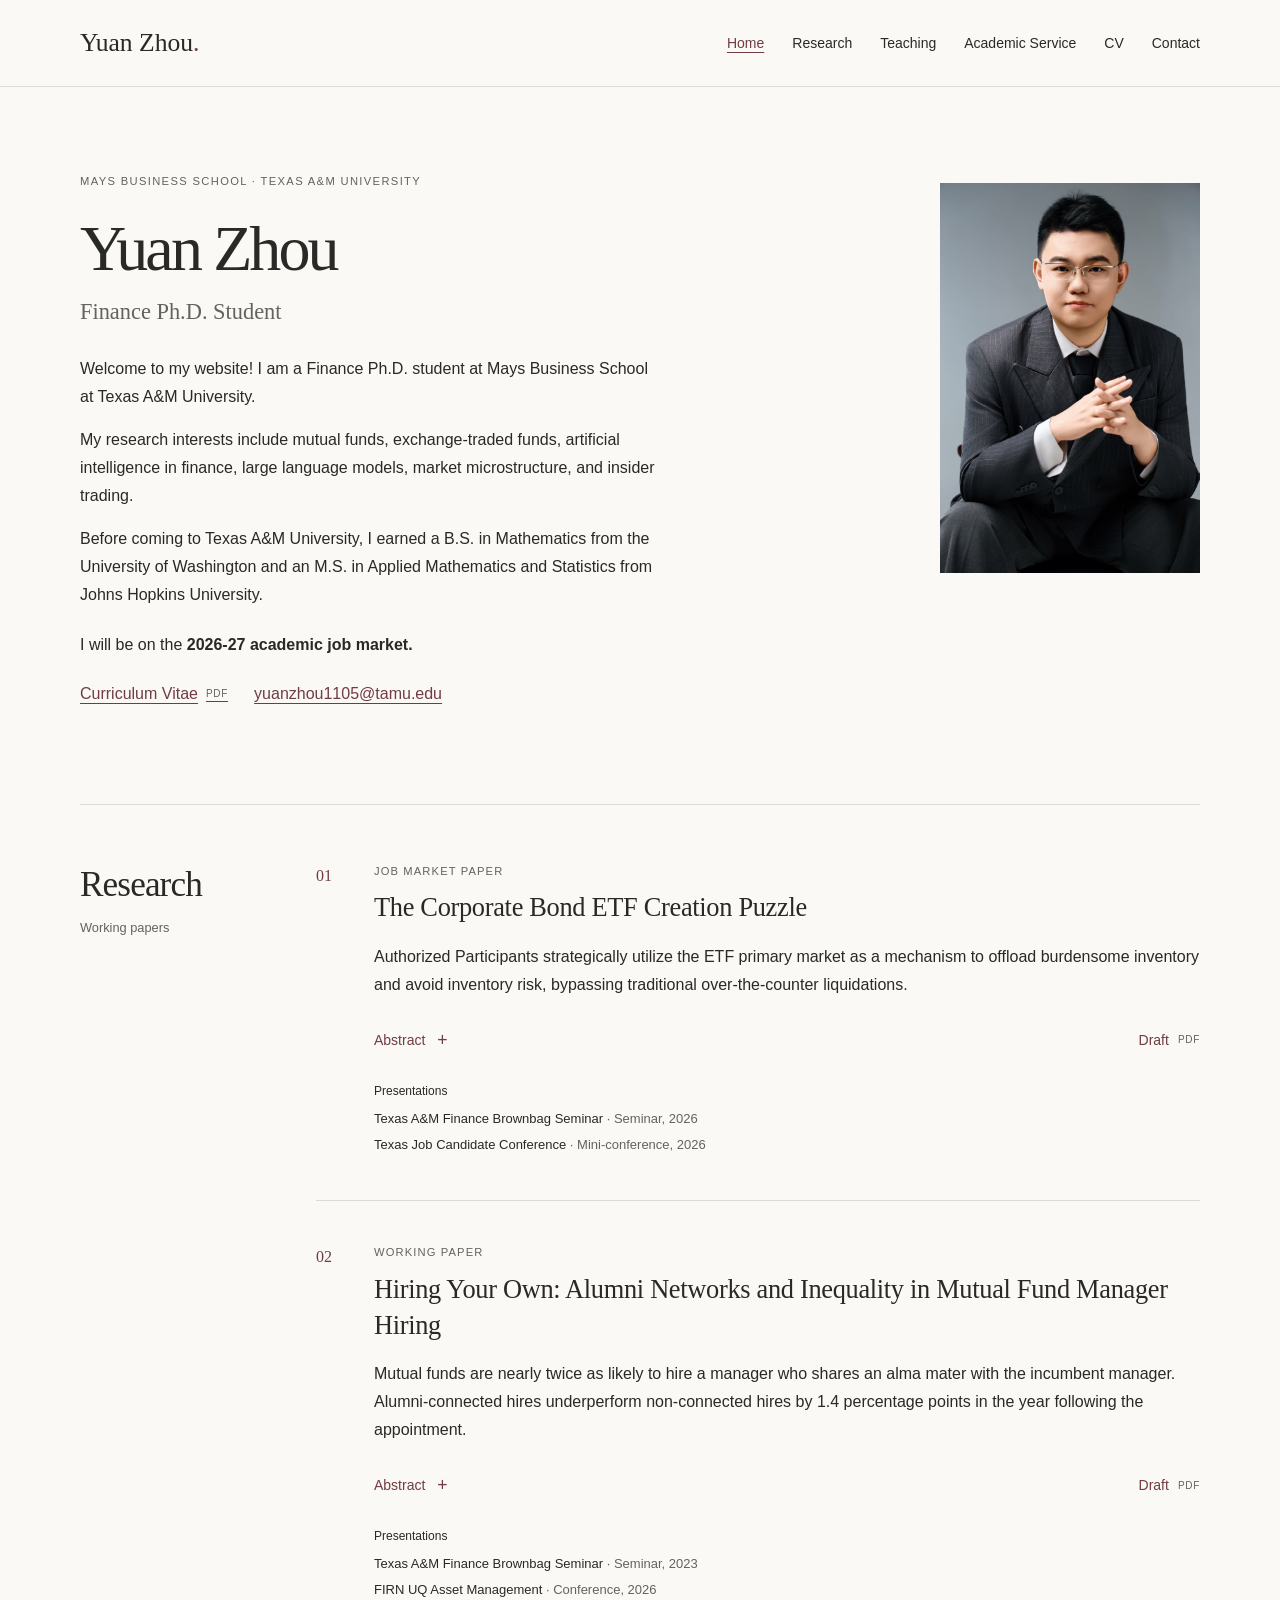
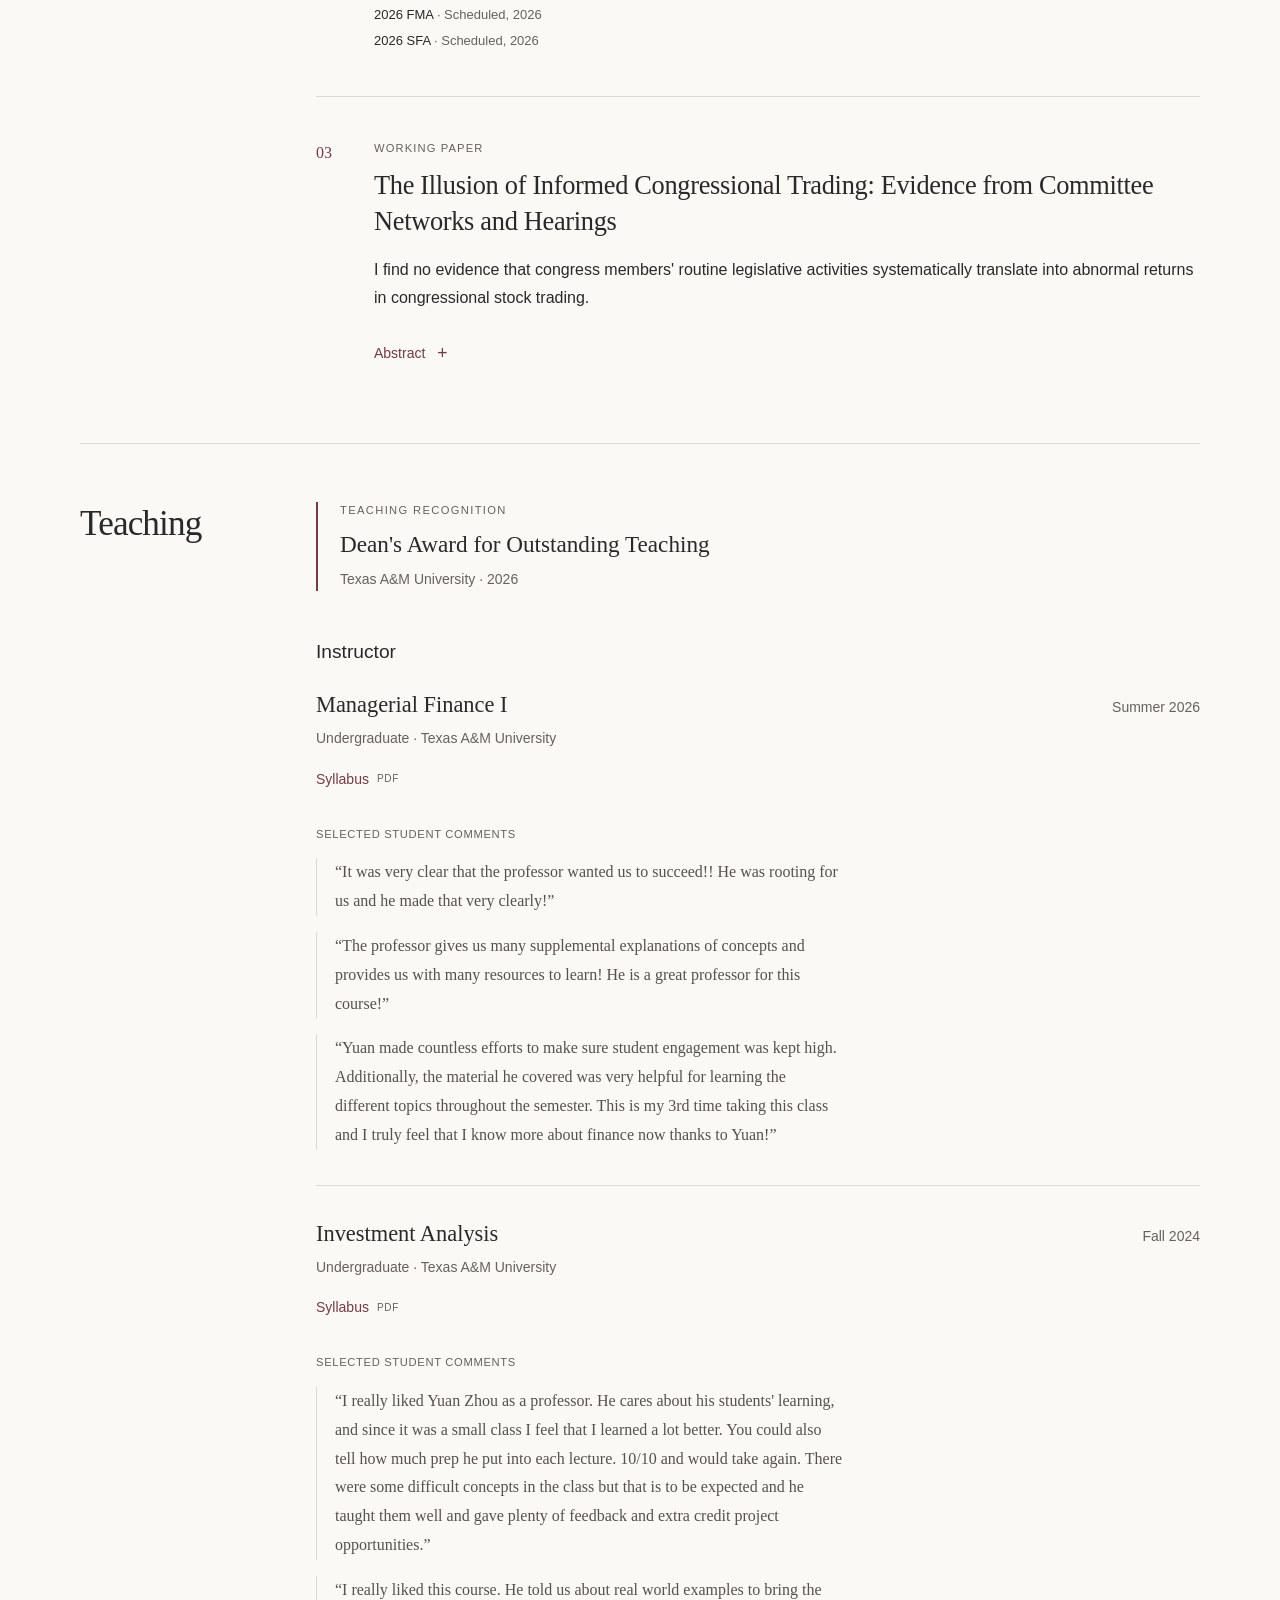
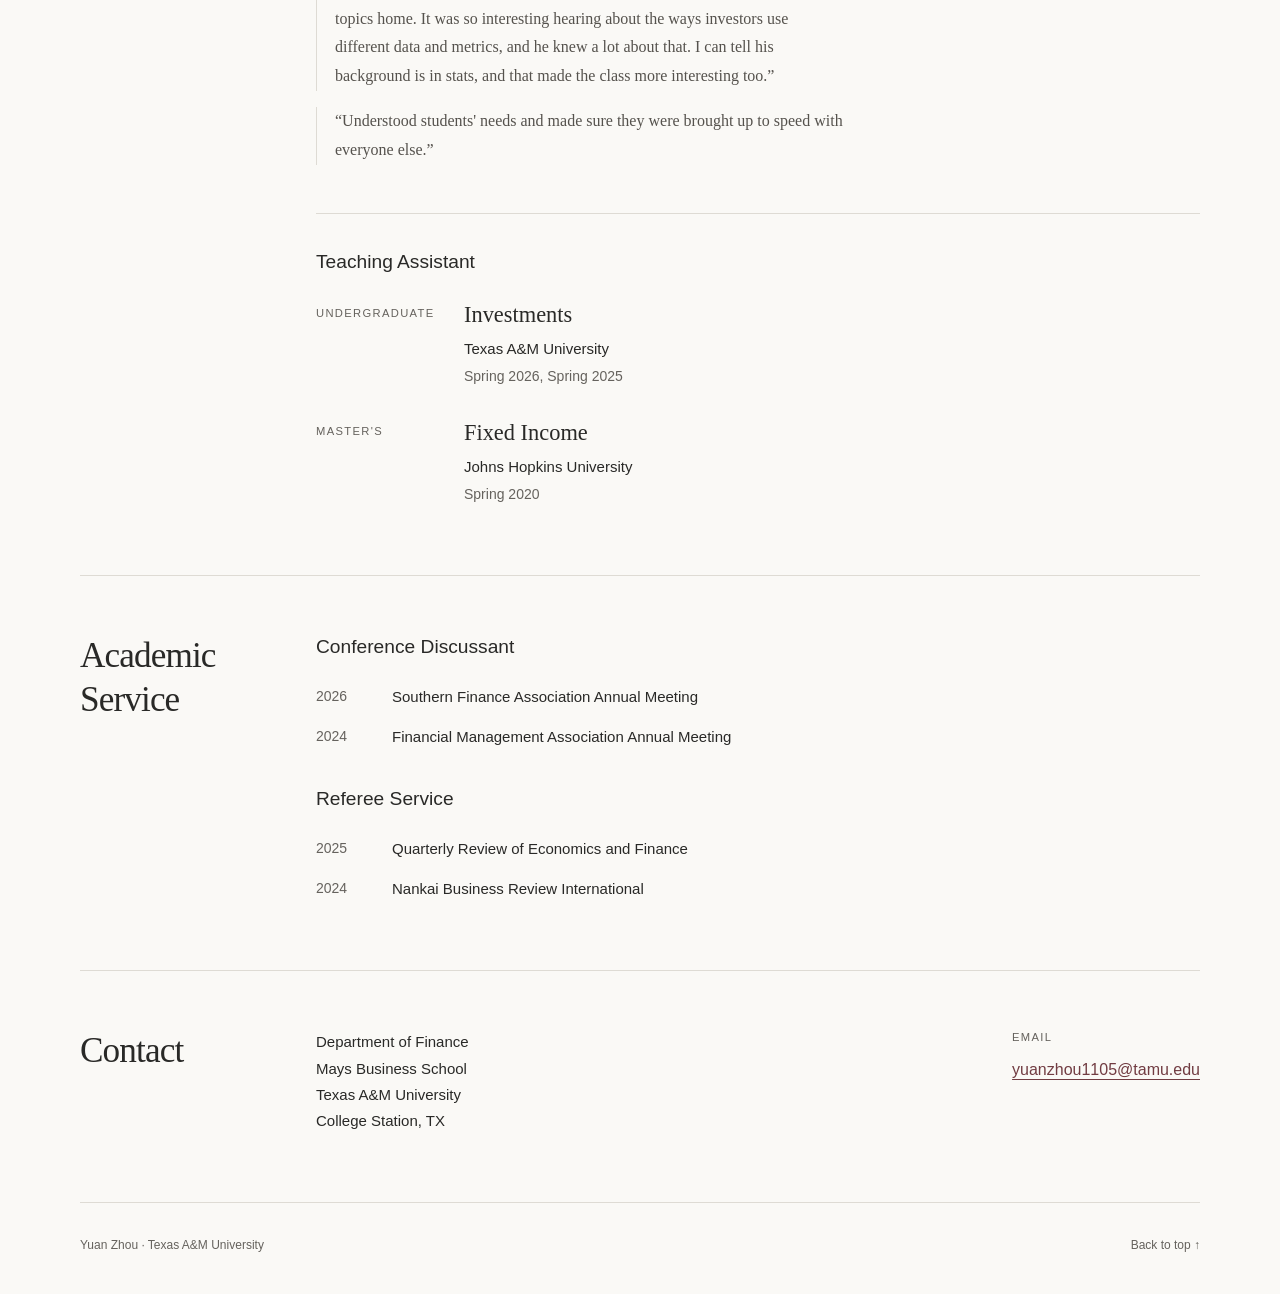
<file: index.html>
<!DOCTYPE html>
<html lang="en">
<head>
  <meta charset="utf-8">
  <meta name="viewport" content="width=device-width, initial-scale=1">
  <meta name="description" content="Yuan Zhou, Finance Ph.D. Student at Mays Business School, Texas A&amp;M University. Research, teaching, and academic service.">
  <meta name="theme-color" content="#faf9f6">
  <meta property="og:type" content="website">
  <meta property="og:title" content="Yuan Zhou | Finance Ph.D. Student at Texas A&amp;M University">
  <meta property="og:description" content="Research and teaching at Mays Business School, Texas A&amp;M University. On the 2026-27 academic job market.">
  <meta property="og:url" content="https://yuanzhou1105.github.io/">
  <meta property="og:image" content="https://yuanzhou1105.github.io/assets/images/profile/yuan-zhou.jpg">
  <meta property="og:image:alt" content="Portrait of Yuan Zhou">
  <title>Yuan Zhou | Finance Ph.D. Student at Texas A&amp;M University</title>
  <link rel="canonical" href="https://yuanzhou1105.github.io/">
  <link rel="icon" href="data:,">
  <link rel="stylesheet" href="css/style.css">
  <script src="js/main.js" defer></script>
  <script type="application/ld+json">
  {
    "@context": "https://schema.org",
    "@type": "ProfilePage",
    "url": "https://yuanzhou1105.github.io/",
    "name": "Yuan Zhou | Finance Ph.D. Student at Texas A&M University",
    "mainEntity": {
      "@type": "Person",
      "name": "Yuan Zhou",
      "url": "https://yuanzhou1105.github.io/",
      "image": "https://yuanzhou1105.github.io/assets/images/profile/yuan-zhou.jpg",
      "jobTitle": "Finance Ph.D. Student",
      "affiliation": {
        "@type": "Organization",
        "name": "Mays Business School",
        "parentOrganization": {
          "@type": "CollegeOrUniversity",
          "name": "Texas A&M University"
        }
      }
    }
  }
  </script>
</head>
<body>
  <a class="skip-link" href="#main">Skip to content</a>

  <header class="site-header">
    <div class="header-inner page-width">
      <a class="wordmark" href="#home" aria-label="Yuan Zhou, home">Yuan Zhou<span aria-hidden="true">.</span></a>
      <button class="nav-toggle" type="button" aria-expanded="false" aria-controls="site-navigation" hidden>Menu</button>
      <nav id="site-navigation" class="site-navigation" aria-label="Main navigation">
        <a href="#home">Home</a>
        <a href="#research">Research</a>
        <a href="#teaching">Teaching</a>
        <a href="#academic-service">Academic Service</a>
        <a href="assets/files/cv/Yuan_Zhou_CV.pdf" aria-label="CV, Yuan Zhou (PDF)">CV</a>
        <a href="#contact">Contact</a>
      </nav>
    </div>
  </header>

  <main id="main" class="page-width" tabindex="-1">
    <!-- Factual source: content/website_content.md. Keep both files in sync. -->
    <section id="home" class="home-section" aria-labelledby="home-title">
      <div class="introduction">
        <p class="eyebrow">Mays Business School · Texas A&amp;M University</p>
        <h1 id="home-title">Yuan Zhou</h1>
        <p class="position">Finance Ph.D. Student</p>
        <div class="biography">
          <p>Welcome to my website! I am a Finance Ph.D. student at Mays Business School at Texas A&amp;M University.</p>
          <p>My research interests include mutual funds, exchange-traded funds, artificial intelligence in finance, large language models, market microstructure, and insider trading.</p>
          <p>Before coming to Texas A&amp;M University, I earned a B.S. in Mathematics from the University of Washington and an M.S. in Applied Mathematics and Statistics from Johns Hopkins University.</p>
        </div>
        <p class="job-market">I will be on the <strong>2026-27 academic job market.</strong></p>
        <div class="profile-links">
          <a class="text-link" href="assets/files/cv/Yuan_Zhou_CV.pdf">Curriculum Vitae <span class="file-kind">PDF</span></a>
          <a class="text-link" href="mailto:yuanzhou1105@tamu.edu">yuanzhou1105@tamu.edu</a>
        </div>
      </div>
      <figure class="portrait">
        <img src="assets/images/profile/yuan-zhou.jpg" alt="Portrait of Yuan Zhou" width="800" height="1200" fetchpriority="high" decoding="async">
      </figure>
    </section>

    <section id="research" class="section-grid" aria-labelledby="research-title">
      <div class="section-heading">
        <h2 id="research-title">Research</h2>
        <p>Working papers</p>
      </div>
      <div class="section-body papers">
        <!-- Each article is self-contained. Omit any link without a real destination. -->
        <article class="paper" id="creation-puzzle" aria-labelledby="creation-title">
          <span class="paper-number" aria-hidden="true">01</span>
          <div class="paper-content">
            <p class="paper-status">Job Market Paper</p>
            <h3 id="creation-title">The Corporate Bond ETF Creation Puzzle</h3>
            <p class="paper-summary">Authorized Participants strategically utilize the ETF primary market as a mechanism to offload burdensome inventory and avoid inventory risk, bypassing traditional over-the-counter liquidations.</p>
            <div class="paper-actions">
              <details class="abstract">
                <summary>Abstract<span class="visually-hidden">: The Corporate Bond ETF Creation Puzzle</span></summary>
                <div class="abstract-text">
                  <p>Standard ETF arbitrage dictates that authorized participants (APs) create shares only when the fund trades at a premium. I document a "creation puzzle" in corporate bond ETFs: across a sample of 211 U.S. funds, 15.7% of primary market creations occur while the ETF trades at a discount to its net asset value (NAV). Using daily fund holdings and bond transactions, I show that this phenomenon is driven by AP inventory constraints rather than traditional price arbitrage. Specifically, APs selectively deliver hard-to-price bonds subject to elevated inventory pressure into ETF creation baskets. Following delivery, these bonds underperform by an average of 5.5 basis points over the subsequent 20 trading days. Furthermore, relative to a matched sample of non-delivered bonds, the delivered assets experience significant dealer sell-offs. These findings suggest that APs strategically utilize the ETF primary market as a mechanism to offload burdensome inventory and avoid inventory risk, bypassing traditional over-the-counter (OTC) liquidations.</p>
                </div>
              </details>
              <a class="paper-link" href="assets/files/papers/Creation_Puzzle.pdf">Draft <span class="file-kind">PDF</span><span class="visually-hidden">: The Corporate Bond ETF Creation Puzzle</span></a>
            </div>
            <div class="presentations">
              <h4>Presentations</h4>
              <ul>
                <li>Texas A&amp;M Finance Brownbag Seminar <span>· Seminar, 2026</span></li>
                <li>Texas Job Candidate Conference <span>· Mini-conference, 2026</span></li>
              </ul>
            </div>
          </div>
        </article>

        <article class="paper" id="hiring-your-own" aria-labelledby="hiring-title">
          <span class="paper-number" aria-hidden="true">02</span>
          <div class="paper-content">
            <p class="paper-status">Working Paper</p>
            <h3 id="hiring-title">Hiring Your Own: Alumni Networks and Inequality in Mutual Fund Manager Hiring</h3>
            <p class="paper-summary">Mutual funds are nearly twice as likely to hire a manager who shares an alma mater with the incumbent manager. Alumni-connected hires underperform non-connected hires by 1.4 percentage points in the year following the appointment.</p>
            <div class="paper-actions">
              <details class="abstract">
                <summary>Abstract<span class="visually-hidden">: Hiring Your Own: Alumni Networks and Inequality in Mutual Fund Manager Hiring</span></summary>
                <div class="abstract-text">
                  <p>This paper examines whether alumni networks influence hiring decisions in delegated asset management and whether such networks generate inefficiencies in managerial labor markets. Using a comprehensive sample of mutual fund manager appointments, I show that funds are nearly twice as likely to hire a manager who shares an alma mater with the incumbent manager. This hiring preference is primarily driven by undergraduate and MBA networks and is stronger among larger funds, during economic downturns, and when labor market conditions are weaker. Importantly, alumni-connected hires underperform non-connected hires by 1.4 percentage points in the year following the appointment. Consistent with investors recognizing these frictions, funds that hire alumni-connected managers experience lower capital inflows, shorter manager tenures, and lower survival rates. Overall, the evidence suggests that alumni networks shape hiring decisions in asset management and may generate agency frictions that impose costs on investors.</p>
                </div>
              </details>
              <a class="paper-link" href="assets/files/papers/Hiring_Your_Own.pdf">Draft <span class="file-kind">PDF</span><span class="visually-hidden">: Hiring Your Own: Alumni Networks and Inequality in Mutual Fund Manager Hiring</span></a>
            </div>
            <div class="presentations">
              <h4>Presentations</h4>
              <ul>
                <li>Texas A&amp;M Finance Brownbag Seminar <span>· Seminar, 2023</span></li>
                <li>FIRN UQ Asset Management <span>· Conference, 2026</span></li>
                <li>2026 FMA <span>· Scheduled, 2026</span></li>
                <li>2026 SFA <span>· Scheduled, 2026</span></li>
              </ul>
            </div>
          </div>
        </article>

        <article class="paper" id="congressional-trading" aria-labelledby="congressional-title">
          <span class="paper-number" aria-hidden="true">03</span>
          <div class="paper-content">
            <p class="paper-status">Working Paper</p>
            <h3 id="congressional-title">The Illusion of Informed Congressional Trading: Evidence from Committee Networks and Hearings</h3>
            <p class="paper-summary">I find no evidence that congress members' routine legislative activities systematically translate into abnormal returns in congressional stock trading.</p>
            <div class="paper-actions">
              <details class="abstract">
                <summary>Abstract<span class="visually-hidden">: The Illusion of Informed Congressional Trading: Evidence from Committee Networks and Hearings</span></summary>
                <div class="abstract-text">
                  <p>I examine whether members of Congress exploit legislative access for personal equity trading. Using a novel Large Language Model (LLM) approach, I map firm 10-K business overviews to congressional committee jurisdictions to create a continuous measure of firm-politician information alignment. I find no evidence that congressmembers earn abnormal returns when trading stocks closely aligned with their committee assignments. Furthermore, trading performance does not improve following committee hearings, nor is there evidence of cross-committee information spillovers among shared peers. The lack of outperformance is consistent across trade sizes and reporting delays. Finally, exploiting the shift to virtual hearings during the COVID-19 pandemic as an exogenous shock to in-person information sharing, I document no systematic change in trading outcomes. My findings suggest that routine legislative activities do not systematically translate into abnormal returns in congressional stock trading.</p>
                </div>
              </details>
            </div>
          </div>
        </article>
      </div>
    </section>

    <section id="teaching" class="section-grid" aria-labelledby="teaching-title">
      <div class="section-heading">
        <h2 id="teaching-title">Teaching</h2>
      </div>
      <div class="section-body">
        <aside class="teaching-recognition" aria-labelledby="recognition-title">
          <h3 id="recognition-title" class="eyebrow">Teaching Recognition</h3>
          <p class="award-name">Dean's Award for Outstanding Teaching</p>
          <p class="meta">Texas A&amp;M University · 2026</p>
        </aside>

        <h3 class="subsection-title">Instructor</h3>
        <article class="course" aria-labelledby="managerial-title">
          <div class="course-heading">
            <h4 id="managerial-title">Managerial Finance I</h4>
            <p class="course-term">Summer 2026</p>
          </div>
          <p class="meta">Undergraduate · Texas A&amp;M University</p>
          <a class="document-link" href="assets/files/teaching/Syllabus_FINC361_Managerial_Finance_Summer_2026.pdf">Syllabus <span class="file-kind">PDF</span><span class="visually-hidden">: Managerial Finance I, Summer 2026</span></a>
          <div class="student-comments" role="group" aria-label="Selected student comments on Managerial Finance I">
            <p class="comments-label">Selected student comments</p>
            <blockquote><p>“It was very clear that the professor wanted us to succeed!! He was rooting for us and he made that very clearly!”</p></blockquote>
            <blockquote><p>“The professor gives us many supplemental explanations of concepts and provides us with many resources to learn! He is a great professor for this course!”</p></blockquote>
            <blockquote><p>“Yuan made countless efforts to make sure student engagement was kept high.
              Additionally, the material he covered was very helpful for learning the different topics throughout the semester. This is my 3rd time taking this class and I truly feel that I know more about finance now thanks to Yuan!”</p></blockquote>
          </div>
        </article>

        <article class="course" aria-labelledby="investments-title">
          <div class="course-heading">
            <h4 id="investments-title">Investment Analysis</h4>
            <p class="course-term">Fall 2024</p>
          </div>
          <p class="meta">Undergraduate · Texas A&amp;M University</p>
          <a class="document-link" href="assets/files/teaching/Syllabus_FINC351_Investment_Analysis_Fall_2024.pdf">Syllabus <span class="file-kind">PDF</span><span class="visually-hidden">: Investment Analysis, Fall 2024</span></a>
          <div class="student-comments" role="group" aria-label="Selected student comments on Investment Analysis">
            <p class="comments-label">Selected student comments</p>
            <blockquote><p>“I really liked Yuan Zhou as a professor. He cares about his students&#39; learning, and since it was a small class I feel that I learned a lot better. You could also tell how much prep he put into each lecture. 10/10 and would take again. There were some difficult concepts in the class but that is to be expected and he taught them well and gave plenty of feedback and extra credit project opportunities.”</p></blockquote>
            <blockquote><p>“I really liked this course. He told us about real world examples to bring the topics
              home. It was so interesting hearing about the ways investors use different data and
              metrics, and he knew a lot about that. I can tell his background is in stats, and that made the class more interesting too.”</p></blockquote>
            <blockquote><p>“Understood students' needs and made sure they were brought up to speed with
              everyone else.”</p></blockquote>
          </div>
        </article>

        <div class="teaching-assistant">
          <h3 class="subsection-title">Teaching Assistant</h3>
          <div class="assistant-role">
            <p class="eyebrow">Undergraduate</p>
            <div>
              <h4>Investments</h4>
              <p>Texas A&amp;M University</p>
              <p class="meta">Spring 2026, Spring 2025</p>
            </div>
          </div>
          <div class="assistant-role">
            <p class="eyebrow">Master's</p>
            <div>
              <h4>Fixed Income</h4>
              <p>Johns Hopkins University</p>
              <p class="meta">Spring 2020</p>
            </div>
          </div>
        </div>
      </div>
    </section>

    <section id="academic-service" class="section-grid" aria-labelledby="service-title">
      <div class="section-heading">
        <h2 id="service-title">Academic<br class="desktop-break"> Service</h2>
      </div>
      <div class="section-body service-body">
        <div>
          <h3 class="subsection-title">Conference Discussant</h3>
          <dl class="service-list">
            <div><dt>2026</dt><dd>Southern Finance Association Annual Meeting</dd></div>
            <div><dt>2024</dt><dd>Financial Management Association Annual Meeting</dd></div>
          </dl>
        </div>
        <div>
          <h3 class="subsection-title">Referee Service</h3>
          <dl class="service-list">
            <div><dt>2025</dt><dd>Quarterly Review of Economics and Finance</dd></div>
            <div><dt>2024</dt><dd>Nankai Business Review International</dd></div>
          </dl>
        </div>
      </div>
    </section>

    <section id="contact" class="section-grid contact-section" aria-labelledby="contact-title">
      <div class="section-heading">
        <h2 id="contact-title">Contact</h2>
      </div>
      <div class="section-body contact-body">
        <address>
          Department of Finance<br>
          Mays Business School<br>
          Texas A&amp;M University<br>
          College Station, TX
        </address>
        <div>
          <p class="eyebrow">Email</p>
          <a class="text-link" href="mailto:yuanzhou1105@tamu.edu">yuanzhou1105@tamu.edu</a>
        </div>
      </div>
    </section>
  </main>

  <footer class="site-footer page-width">
    <p>Yuan Zhou <span>· Texas A&amp;M University</span></p>
    <a href="#home">Back to top <span aria-hidden="true">↑</span></a>
  </footer>
</body>
</html>
</file>
<file: css/style.css>
/* No web fonts or external assets are required. */
:root {
  color-scheme: light;
  --paper: #faf9f6;
  --ink: #292927;
  --muted: #65625d;
  --accent: #713c42;
  --line: #dedbd4;
  --serif: Georgia, "Times New Roman", serif;
  --sans: -apple-system, BlinkMacSystemFont, "Segoe UI", Arial, sans-serif;
}

* { box-sizing: border-box; }
html { scroll-behavior: smooth; scroll-padding-top: 7rem; }
body {
  margin: 0;
  background: var(--paper);
  color: var(--ink);
  font: 1rem/1.75 var(--sans);
  -webkit-font-smoothing: antialiased;
}
::selection { background: #e6d9d8; color: var(--ink); }
a { color: inherit; text-underline-offset: 0.25em; }
a:hover { color: var(--accent); }
a, button, summary { -webkit-tap-highlight-color: transparent; }
:focus-visible { outline: 2px solid var(--accent); outline-offset: 5px; }
button { font: inherit; }
img { display: block; max-width: 100%; height: auto; }
h1, h2, h3, h4, p, figure, blockquote, dl, dd { margin: 0; }
h1, h2, h3, h4 { line-height: 1.25; }
h1, h2 { font-family: var(--serif); font-weight: 400; }
p + p { margin-top: 1rem; }
.page-width { width: min(1120px, calc(100% - 96px)); margin-inline: auto; }
.visually-hidden {
  position: absolute;
  width: 1px;
  height: 1px;
  padding: 0;
  margin: -1px;
  overflow: hidden;
  clip-path: inset(50%);
  white-space: nowrap;
  border: 0;
}
.skip-link {
  position: fixed;
  top: 12px;
  left: 12px;
  z-index: 20;
  padding: 8px 16px;
  background: var(--ink);
  color: white;
  transform: translateY(-200%);
}
.skip-link:focus { transform: translateY(0); color: white; }

/* Navigation stays available while reading the longer research abstracts. */
.site-header {
  position: sticky;
  top: 0;
  z-index: 10;
  background: var(--paper);
  border-bottom: 1px solid var(--line);
}
.header-inner { display: flex; align-items: center; justify-content: space-between; min-height: 86px; gap: 24px; }
.wordmark { font: 1.6rem/1 var(--serif); text-decoration: none; white-space: nowrap; }
.wordmark span { color: var(--accent); }
.site-navigation { display: flex; align-items: center; gap: 28px; }
.site-navigation a {
  padding-block: 12px;
  font-size: 0.875rem;
  text-decoration: none;
  white-space: nowrap;
}
.site-navigation a:hover { text-decoration: underline; }
.site-navigation a[aria-current="location"] { color: var(--accent); text-decoration: underline; }
.nav-toggle { display: none; }

/* Introduction: the image sits beside the text without a card or decorative frame. */
.home-section { display: grid; grid-template-columns: minmax(0, 1fr) 260px; align-items: start; gap: 90px; padding-block: 86px 88px; }
.eyebrow { color: var(--muted); font: 500 0.7rem/1.6 var(--sans); letter-spacing: 0.12em; text-transform: uppercase; }
h1 { margin-top: 18px; font-size: clamp(3rem, 5vw, 4.3rem); letter-spacing: -0.045em; }
.position { margin-top: 6px; color: var(--muted); font: 1.4rem/1.5 var(--serif); }
.biography { margin-top: 26px; max-width: 65ch; }
.biography p + p { margin-top: 15px; }
.job-market { margin-block: 22px 13px; }
.job-market strong { font-weight: 600; }
.text-link { color: var(--accent); text-decoration-thickness: 1px; overflow-wrap: anywhere; }
.profile-links { display: flex; flex-wrap: wrap; align-items: center; gap: 6px 26px; }
.profile-links > a { display: inline-flex; align-items: center; gap: 8px; min-height: 44px; }
.document-link { display: inline-flex; align-items: center; gap: 8px; min-height: 44px; margin-top: 6px; color: var(--accent); font-size: 0.875rem; text-decoration: none; }
.document-link:hover { text-decoration: underline; }
.portrait { margin-top: 10px; }
.portrait img { width: 100%; }

/* Section labels form a quiet left column; the papers receive the widest column. */
.section-grid { display: grid; grid-template-columns: 180px minmax(0, 1fr); gap: 56px; padding-block: 58px 68px; border-top: 1px solid var(--line); }
.section-heading h2 { font-size: 2.2rem; letter-spacing: -0.025em; }
.section-heading > p { margin-top: 10px; color: var(--muted); font-size: 0.8rem; }
.section-body { min-width: 0; }
.paper { display: grid; grid-template-columns: 32px minmax(0, 1fr); gap: 26px; }
.paper + .paper { margin-top: 44px; padding-top: 43px; border-top: 1px solid var(--line); }
.paper-number { color: var(--accent); font: 1rem/1.6 var(--serif); font-variant-numeric: tabular-nums; }
.paper-status { margin-bottom: 10px; color: var(--muted); font-size: 0.7rem; line-height: 1.6; text-transform: uppercase; letter-spacing: 0.1em; }
.paper h3 { font: 400 1.65rem/1.35 var(--serif); letter-spacing: -0.012em; }
.paper-summary { margin-top: 17px; }
.coauthors { margin-top: 9px; color: var(--muted); font-size: 0.9rem; }

/* Native details work with keyboard input and when JavaScript is unavailable.
   The grid keeps Draft beside Abstract, even while the abstract is expanded. */
.paper-actions { display: grid; grid-template-columns: minmax(0, 1fr) auto; align-items: start; column-gap: 22px; margin-top: 19px; }
.abstract { grid-column: 1 / -1; grid-row: 1; min-width: 0; }
.abstract summary {
  display: flex;
  align-items: center;
  gap: 12px;
  width: fit-content;
  min-height: 44px;
  cursor: pointer;
  list-style: none;
  color: var(--accent);
  font-size: 0.875rem;
  font-weight: 500;
}
.abstract summary::-webkit-details-marker { display: none; }
.abstract summary::after { content: "+"; font-size: 1.1rem; font-weight: 400; }
.abstract[open] summary::after { content: "−"; }
.abstract summary:hover { text-decoration: underline; text-underline-offset: 0.25em; }
.abstract-text { margin-top: 9px; padding: 15px 0 4px 20px; border-left: 2px solid var(--line); color: #53514c; font-size: 0.9375rem; line-height: 1.85; }
.paper-link { grid-column: 2; grid-row: 1; z-index: 1; display: inline-flex; align-items: center; gap: 9px; min-height: 44px; color: var(--accent); font-size: 0.875rem; text-decoration: none; }
.paper-link:hover { text-decoration: underline; }
.file-kind { color: var(--muted); font-size: 0.625rem; letter-spacing: 0.07em; }
.presentations { margin-top: 20px; }
.presentations h4 { font: 500 0.75rem/1.6 var(--sans); }
.presentations ul { list-style: none; margin: 6px 0 0; padding: 0; font-size: 0.8125rem; line-height: 1.8; }
.presentations li + li { margin-top: 2px; }
.presentations span { color: var(--muted); }

/* Optional, real figures can be added to an article without changing the layout. */
.research-gallery { display: grid; grid-template-columns: repeat(auto-fit, minmax(min(100%, 240px), 1fr)); gap: 24px; margin-top: 26px; }
.research-gallery a { display: block; }
.research-gallery img { width: 100%; }
.research-gallery figcaption { margin-top: 9px; color: var(--muted); font-size: 0.8rem; }

/* Teaching uses course headings and plain quotations, without ratings or cards. */
.teaching-recognition { margin-bottom: 48px; padding: 0 0 0 22px; border-left: 2px solid var(--accent); }
.award-name { margin-top: 8px; font: 1.45rem/1.4 var(--serif); }
.meta { margin-top: 6px; color: var(--muted); font-size: 0.875rem; }
.subsection-title { margin-bottom: 23px; font: 500 1.2rem/1.4 var(--sans); }
.course + .course { margin-top: 35px; padding-top: 32px; border-top: 1px solid var(--line); }
.course-heading { display: flex; flex-wrap: wrap; align-items: baseline; justify-content: space-between; gap: 6px 24px; }
.course h4, .assistant-role h4 { font: 400 1.4rem/1.4 var(--serif); }
.course-term { color: var(--muted); font-size: 0.875rem; }
.student-comments { margin-top: 24px; }
.comments-label { margin-bottom: 14px; color: var(--muted); font-size: 0.7rem; letter-spacing: 0.06em; text-transform: uppercase; }
.student-comments blockquote { max-width: 66ch; padding-left: 18px; border-left: 1px solid var(--line); color: #55524d; font: 1rem/1.8 var(--serif); }
.student-comments blockquote + blockquote { margin-top: 16px; }
.teaching-assistant { margin-top: 48px; padding-top: 35px; border-top: 1px solid var(--line); }
.assistant-role { display: grid; grid-template-columns: 130px minmax(0, 1fr); gap: 18px; }
.assistant-role + .assistant-role { margin-top: 28px; }
.assistant-role > .eyebrow { margin-top: 6px; }
.assistant-role h4 + p { margin-top: 6px; font-size: 0.9375rem; }
.assistant-role .meta { margin-top: 2px; }

/* Service and contact remain concise and use only supplied information. */
.service-body > div + div { margin-top: 36px; }
.service-list > div { display: grid; grid-template-columns: 58px minmax(0, 1fr); gap: 18px; }
.service-list > div + div { margin-top: 14px; }
.service-list dt { color: var(--muted); font-size: 0.875rem; font-variant-numeric: tabular-nums; }
.service-list dd { font-size: 0.9375rem; }
.contact-body { display: flex; flex-wrap: wrap; justify-content: space-between; align-items: start; gap: 28px; }
address { font-style: normal; font-size: 0.9375rem; }
.contact-body .eyebrow { margin-bottom: 9px; }
.site-footer { display: flex; align-items: center; justify-content: space-between; gap: 24px; border-top: 1px solid var(--line); padding-block: 24px 30px; color: var(--muted); font-size: 0.75rem; }
.site-footer a { padding-block: 8px; text-decoration: none; white-space: nowrap; }
.site-footer a:hover { text-decoration: underline; }

/* Tablet: keep the introduction in two columns but give the text more room. */
@media (max-width: 1000px) {
  .page-width { width: calc(100% - 64px); }
  .home-section { grid-template-columns: minmax(0, 1fr) 220px; gap: 42px; padding-block: 62px; }
  .site-navigation { gap: 20px; }
  .section-grid { grid-template-columns: 150px minmax(0, 1fr); gap: 30px; }
  .section-heading h2 { font-size: 1.9rem; }
  .paper { gap: 15px; }
}

/* Mobile: navigation is enhanced by JS, but stays fully visible without JS. */
@media (max-width: 760px) {
  html { scroll-padding-top: 6rem; }
  .page-width { width: calc(100% - 40px); }
  .header-inner { flex-wrap: wrap; min-height: 70px; gap: 0 20px; padding-block: 16px; }
  .wordmark { font-size: 1.5rem; }
  .nav-toggle:not([hidden]) { display: block; min-height: 38px; padding: 2px 0 2px 15px; border: 0; background: none; color: var(--accent); font-size: 0.875rem; cursor: pointer; }
  .site-navigation { width: 100%; flex-wrap: wrap; gap: 0 22px; padding-top: 15px; }
  .site-navigation a { padding-block: 10px; }
  .nav-toggle[aria-expanded="false"] + .site-navigation { display: none; }
  .nav-toggle[hidden] + .site-navigation { display: flex; }
  .home-section { grid-template-columns: minmax(0, 1fr) 96px; gap: 0 20px; padding-block: 38px 46px; }
  .introduction { display: contents; }
  .introduction > .eyebrow { grid-column: 1 / -1; grid-row: 1; margin-bottom: 24px; }
  h1 { grid-column: 1; grid-row: 2; align-self: end; margin-top: 0; font-size: clamp(2.125rem, 8vw, 3rem); }
  .position { grid-column: 1; grid-row: 3; font-size: 1.15rem; }
  .biography { grid-column: 1 / -1; grid-row: 4; margin-top: 28px; }
  .job-market { grid-column: 1 / -1; grid-row: 5; }
  .profile-links { grid-column: 1 / -1; grid-row: 6; }
  .portrait { grid-column: 2; grid-row: 2 / 4; align-self: center; margin-top: 0; width: 96px; }
  .section-grid { grid-template-columns: minmax(0, 1fr); gap: 30px; padding-block: 40px 46px; }
  .section-heading h2 { font-size: 2rem; }
  .section-heading > p { margin-top: 5px; }
  .paper { grid-template-columns: 26px minmax(0, 1fr); gap: 13px; }
  .paper h3 { font-size: 1.5rem; }
  .paper + .paper { margin-top: 32px; padding-top: 31px; }
  .paper-summary { font-size: 0.9375rem; }
  .abstract-text { padding-left: 14px; }
  .teaching-recognition { padding-left: 17px; margin-bottom: 34px; }
  .award-name { font-size: 1.35rem; }
  .assistant-role { grid-template-columns: minmax(0, 1fr); gap: 5px; }
  .desktop-break { display: none; }
  .contact-body { gap: 25px; }
  .site-footer { align-items: start; gap: 15px; }
  .site-footer p { max-width: 180px; }
}

@media (prefers-reduced-motion: reduce) {
  html { scroll-behavior: auto; }
}

@media print {
  body { background: white; color: black; font-size: 10pt; }
  .page-width { width: 100%; }
  .site-header, .site-footer, .skip-link { display: none; }
  .home-section { padding-block: 0 25px; grid-template-columns: minmax(0, 1fr) 130px; gap: 25px; }
  h1 { font-size: 32pt; }
  .section-grid { padding-block: 25px; grid-template-columns: 120px minmax(0, 1fr); gap: 25px; }
  h2, h3, h4 { break-after: avoid; }
  .course-heading, .assistant-role, .service-list > div { break-inside: avoid; }
}
</file>
